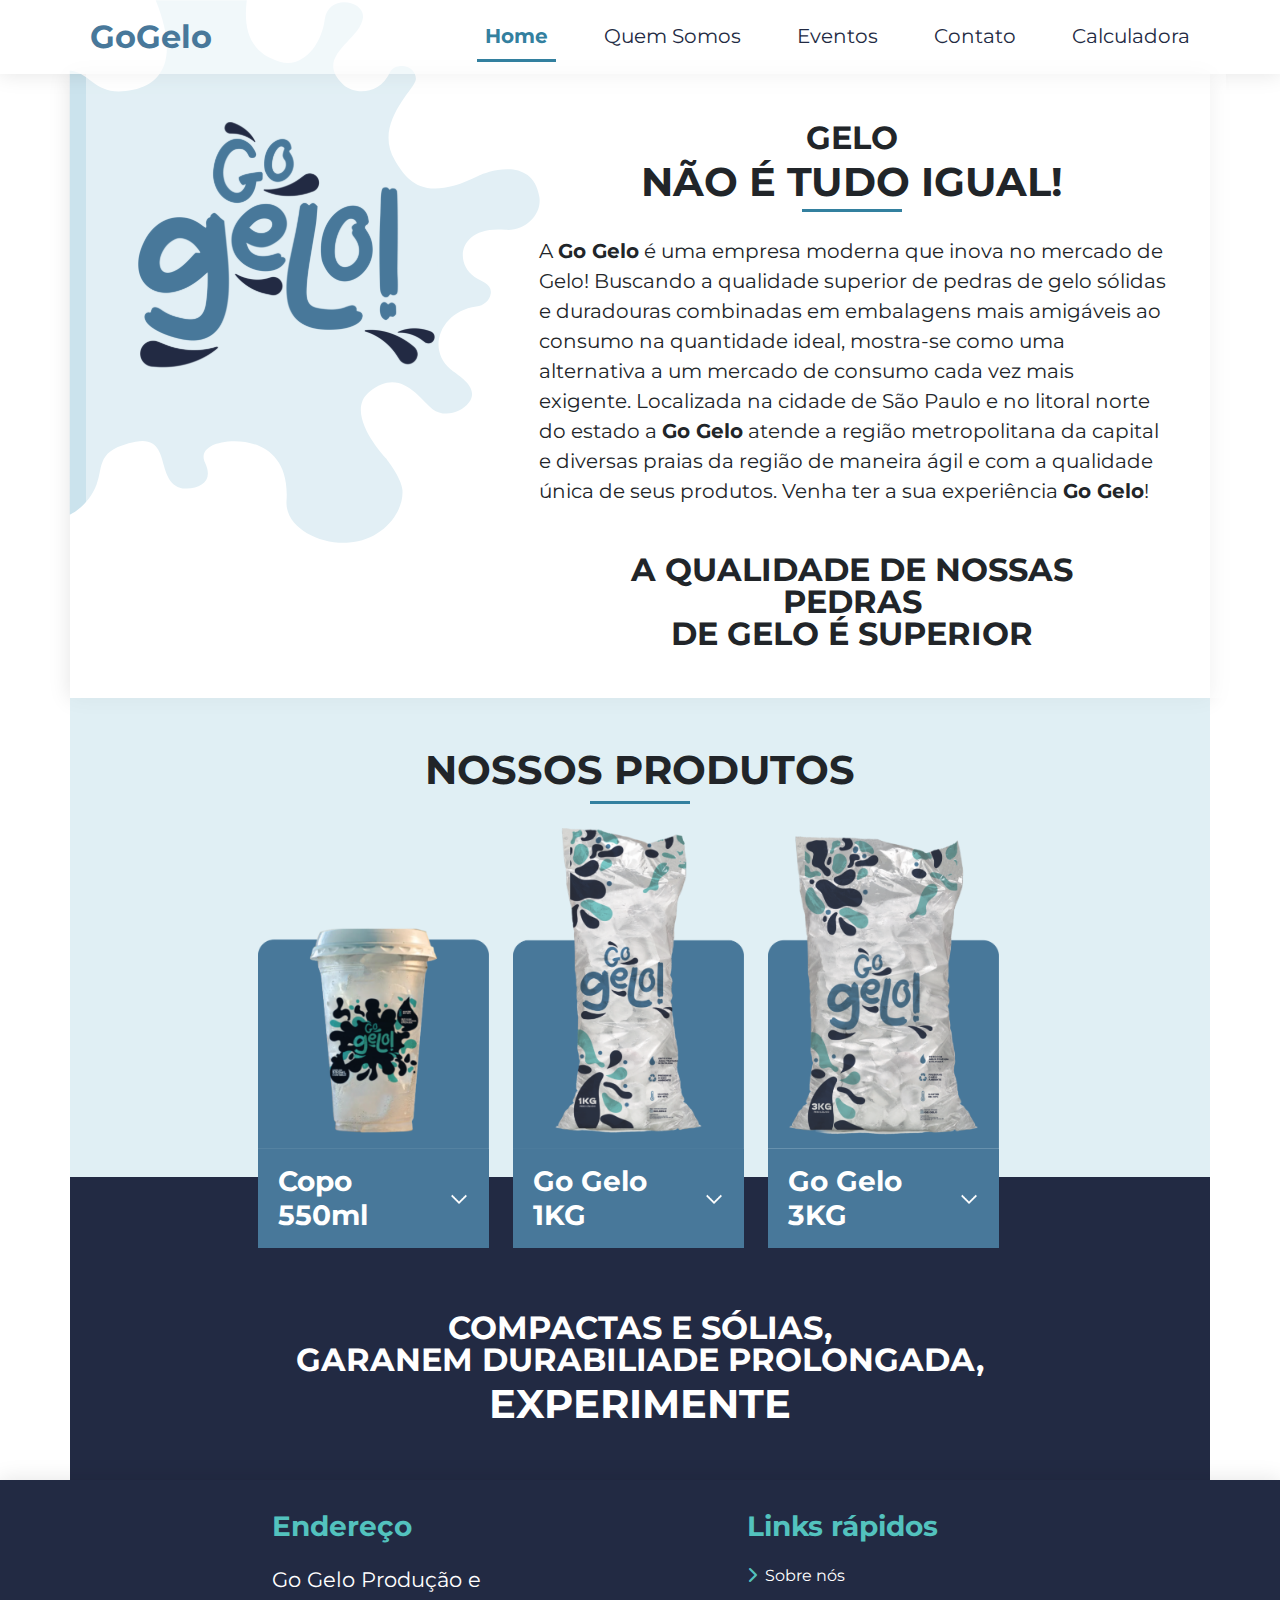
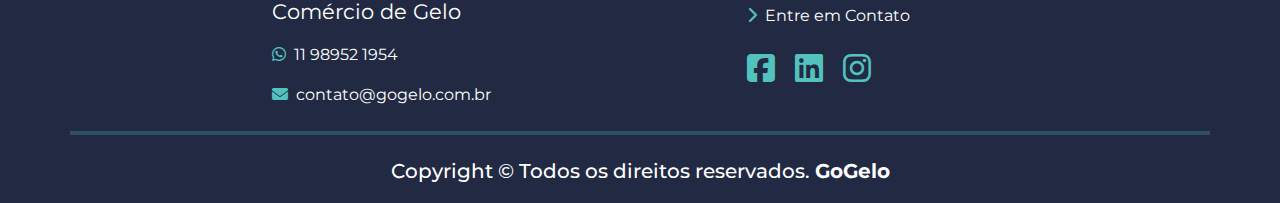
<file: index.html>
<!DOCTYPE html>
<html lang="br">

<head>
    <meta charset="UTF-8">
    <meta name="viewport" content="width=device-width, initial-scale=1.0">
    <!-----icon------>
    <link rel="icon" type="imagem/png" href="assets/img/gelo.svg" />
    <!------imports css------->
    <link rel="stylesheet" href="assets/css/bootstrap.css">
    <link rel="stylesheet" href="assets/css/global.css">
    <link rel="stylesheet" href="assets/css/index.css">
    <!------import icons svg------>
    <link rel="stylesheet" href="https://cdnjs.cloudflare.com/ajax/libs/font-awesome/6.2.0/css/all.min.css" />
    <title>Home</title>
</head>

<body>
    <main class="main">
        <!-- menu -->
        <header class="navbar navbar-expand-lg container-fluid header z-2">
            <div class="container">
                <a class="navbar-brand fw-bold fs-2 ms-2 z-3 text-logo" href="index.html">GoGelo</a>
                <button class="navbar-toggler" type="button" data-bs-toggle="collapse"
                    data-bs-target="#navbarNavAltMarkup" aria-controls="navbarNavAltMarkup" aria-expanded="false"
                    aria-label="Toggle navigation">
                    <span class="navbar-toggler-icon"></span>
                </button>
                <div class="collapse navbar-collapse" id="navbarNavAltMarkup">
                    <div class="navbar-nav ms-auto">
                        <a class="nav-link active" aria-current="page" href="index.html">Home</a>
                        <a class="nav-link" href="quemsomos.html">Quem Somos</a>
                        <a class="nav-link" href="eventos.html">Eventos</a>
                        <a class="nav-link" href="contato.html">Contato</a>
                        <a class="nav-link" href="calculadora.html">Calculadora</a>
                    </div>
                </div>
            </div>
        </header>
        <!-- sessão 1 -->
        <section class="container  white-shadow">
            <div class="row  position-relative">
                <div class="z-1">
                    <img src="assets/img/gelo.svg" class="position-absolute ice" alt="">
                </div>
                <div class="container row justify-content-evenly z-2 white mx-3">
                    <div class="col-lg-4 mt-5">
                        <div class="">
                            <img src="assets/img/logo-1.svg" class="logo">
                        </div>
                    </div>
                    <div class="col-lg-7 me-2">
                        <h2 class="text-uppercase fw-bold lh-1 text-center mt-5">Gelo</h2>
                        <h1 class="text-uppercase fw-bold lh-1 text-center"> não é tudo igual!</h1>
                        <div class="text-justify lh-base fs-5 mt-4">
                            A <strong>Go Gelo</strong> é uma empresa moderna que inova no mercado de
                            Gelo! Buscando a
                            qualidade superior de pedras de gelo sólidas e duradouras combinadas em embalagens mais
                            amigáveis ao consumo na quantidade ideal, mostra-se como uma alternativa a um mercado de
                            consumo cada vez mais exigente.
                            Localizada na cidade de São Paulo e no litoral norte do estado a <strong>Go
                                Gelo</strong>
                            atende
                            a região metropolitana da capital e diversas praias da região de maneira ágil e com a
                            qualidade única de seus produtos.
                            Venha ter a sua experiência <strong>Go Gelo</strong>!
                        </div>
                        <h2 class=" text-uppercase fw-bold text-center m-5 lh-1">A QUALIDADE DE NOSSAS PEDRAS
                            <br>DE GELO É SUPERIOR
                        </h2>
                    </div>
                </div>

            </div>
        </section>
        <!-- sessão 2 -->
        <section class="container-fluid details">
            <div class="container blue p-5 position-relative">
                <h1 class="text-uppercase fw-bold text-center">Nossos Produtos</h1>
                <div class="row mt-4 container justify-content-center align-items-end">
                    <!-- card 1 -->
                    <div class="col-xl-3 z-2 card-box">
                        <div class="card bg-transparent border-0 position-relative">
                            <img src="assets/img/Gelo_Copo.png">
                        </div>
                        <div class="accordion accordion-flush" id="accordionFlushExample">
                            <div class="accordion-item">
                                <h2 class="accordion-header" id="flush-headingOne">
                                    <button class="accordion-button fw-bold fs-3 collapsed" type="button"
                                        data-bs-toggle="collapse" data-bs-target="#flush-collapseOne"
                                        aria-expanded="false" aria-controls="flush-collapseOne">
                                        Copo 550ml
                                    </button>
                                </h2>
                                <div id="flush-collapseOne" class="accordion-collapse collapse"
                                    aria-labelledby="flush-headingOne" data-bs-parent="#accordionFlushExample">
                                    <div class="accordion-body fs-5 text-center fw-bold">
                                        Na medida certa para gelar a sua
                                        bebida na hora. Embalado em
                                        copo resistente e lacrado com a
                                        qualidade Go Gelo.</div>
                                </div>
                            </div>
                        </div>
                    </div>
                    <!-- card 2 -->
                    <div class="col-xl-3 z-2 card-box">
                        <div class="card bg-transparent border-0">
                            <img src="assets/img/Gelo_1K.png">
                        </div>
                        <div class="accordion accordion-flush" id="accordionFlushExample">
                            <div class="accordion-item">
                                <h2 class="accordion-header" id="flush-headingTwo">
                                    <button class="accordion-button fw-bold fs-3 collapsed" type="button"
                                        data-bs-toggle="collapse" data-bs-target="#flush-collapseTwo"
                                        aria-expanded="false" aria-controls="flush-collapseTwo">
                                        Go Gelo 1KG
                                    </button>
                                </h2>
                                <div id="flush-collapseTwo" class="accordion-collapse collapse"
                                    aria-labelledby="flush-headingTwo" data-bs-parent="#accordionFlushExample">
                                    <div class="accordion-body fs-5 text-center fw-bold">Saco ideal para transporte e
                                        armazenamento fácil. Cabe em
                                        qualquer canto de seu congelador!
                                        Seu formato anatômico facilita
                                        carregar para onde quiser e dividir
                                        com seus amigos.</div>
                                </div>
                            </div>
                        </div>
                    </div>
                    <!-- card 3 -->
                    <div class="col-xl-3 z-2 card-box">
                        <div class="card bg-transparent border-0">
                            <img src="assets/img/Gelo_3K.png">
                        </div>
                        <div class="accordion accordion-flush" id="accordionFlushExample">
                            <div class="accordion-item">
                                <h2 class="accordion-header" id="flush-headingThree">
                                    <button class="accordion-button fw-bold fs-3 collapsed" type="button"
                                        data-bs-toggle="collapse" data-bs-target="#flush-collapseThree"
                                        aria-expanded="false" aria-controls="flush-collapseThree">
                                        Go Gelo 3KG
                                    </button>
                                </h2>
                                <div id="flush-collapseThree" class="accordion-collapse collapse"
                                    aria-labelledby="flush-headingThree" data-bs-parent="#accordionFlushExample">
                                    <div class="accordion-body fs-5 text-center fw-bold">
                                        Tradicional saco de gelo de 3 Kg
                                        como você nunca viu. Muitos drinks
                                        e diversos usos no mais puro gelo
                                        com qualidade inédita. Perfeito
                                        também para usar em seu cooler
                                        sem desperdício!</div>
                                </div>
                            </div>
                        </div>
                    </div>
                </div>
            </div>
        </section>
        <!-- sessão 3 -->
        <section class=" titles container text-center pt-3 pb-5 darkblue">
            <h2 class="fw-bold fs-2 lh-1">COMPACTAS E SÓLIAS, <br>GARANEM DURABILIADE PROLONGADA,</h2>
            <h2 class="fw-bold fs-1 lh-1">EXPERIMENTE</h2>
        </section>
    </main>
    <!-- footer -->
    <footer class="footer pt-3 ">
        <div class="container">
            <div class="row text-md-start justify-content-evenly">
                <!-- coluna logo -->
                <!-- <div class="icon col-md-2 mt-3">
                    <img src="assets/img/logo-2.svg" class="" alt="">
                </div> -->
                <!-- coluna endereço -->
                <div class="col-md-3 mt-3">
                    <h3 class="mb-4 fw-bold lh-1">Endereço</h3>
                    <p class="sub-title">Go Gelo Produção e Comércio de Gelo</p>
                    <p><li class="fa-brands fa-whatsapp me-2"></li>11 98952 1954</p>
                    <p><li class="fa-solid fa-envelope me-2"></li>contato@gogelo.com.br</p>
                </div>
                <!--coluna links rápidos-->
                <div class="col-md-3 mt-3">
                    <h3 class="mb-4 fw-bold lh-1">Links rápidos</h3>
                    <p><a href="quemsomos.html" class="text-decoration-none"><i class="fa-solid fa-chevron-right me-2"></i>Sobre nós</a>
                    </p>
                    <p>
                        <a href="contato.html" class="text-decoration-none"><i class="fa-solid fa-chevron-right me-2"></i>Entre em Contato</a>
                    </p>
                    <ul class="list-unstylead list-inline">
                        <li class="list-inline-item">
                            <a href="https://www.facebook.com/profile.php?id=100094426327246"><i class="fa-brands fa-square-facebook fa-2x"></i></a>
                        </li>
                        <li class="list-inline-item">
                            <a href="https://www.linkedin.com/company/go-gelo-produ%C3%A7%C3%A3o-e-com%C3%A9rcio-de-gelo/"><i class="fa-brands fa-linkedin fa-2x m-2"></i></a>
                        </li>
                        <li class="list-inline-item">
                            <a href="https://www.instagram.com/go.gelo/"><i class="fa-brands fa-instagram fa-2x"></i></a>
                        </li>
                    </ul>
                </div>
                <hr class="mt-2">
                <div class="text-center p-2 mb-1">
                    <h5>Copyright &copy; Todos os direitos reservados. <strong>GoGelo</strong></h5>
                </div>
            </div>
        </div>
    </footer>
    <!-- js bootstrap -->
    <script src="https://cdn.jsdelivr.net/npm/bootstrap@5.2.3/dist/js/bootstrap.bundle.min.js"></script>
</body>

</html>
</file>
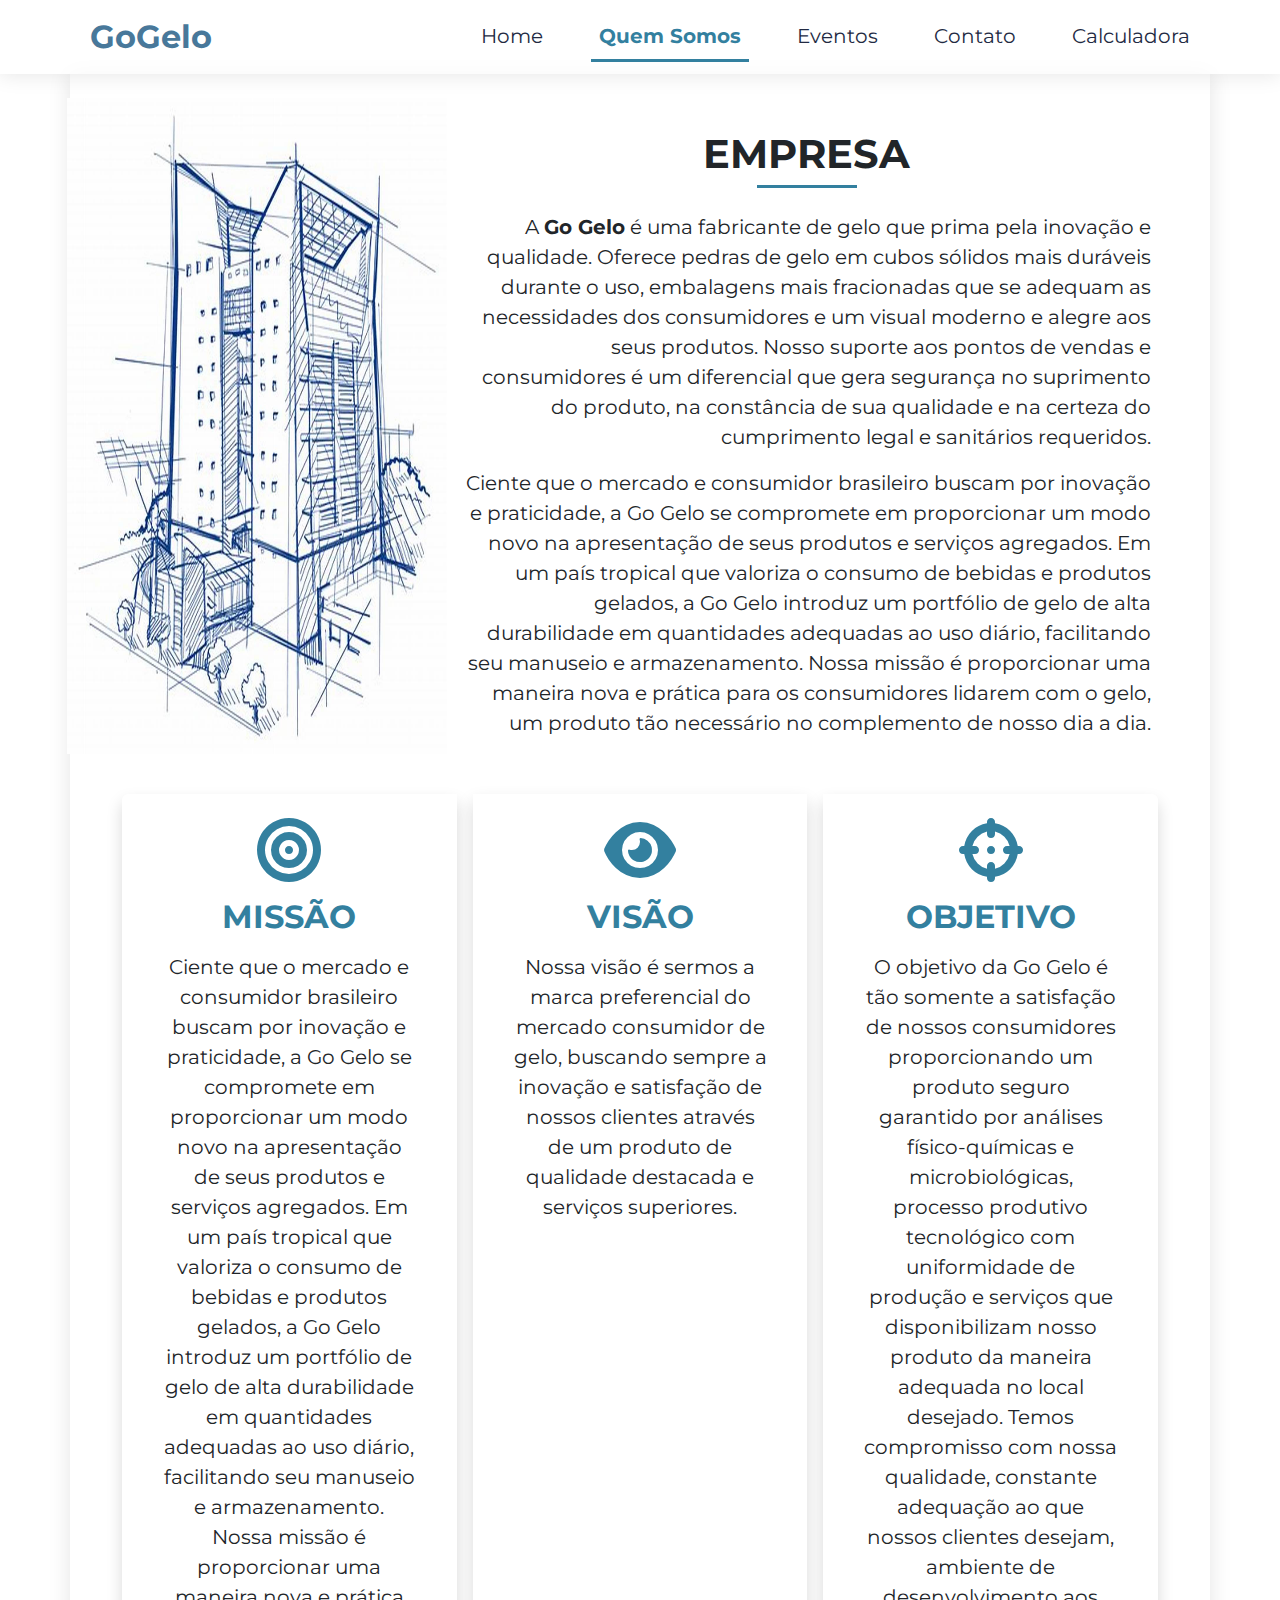
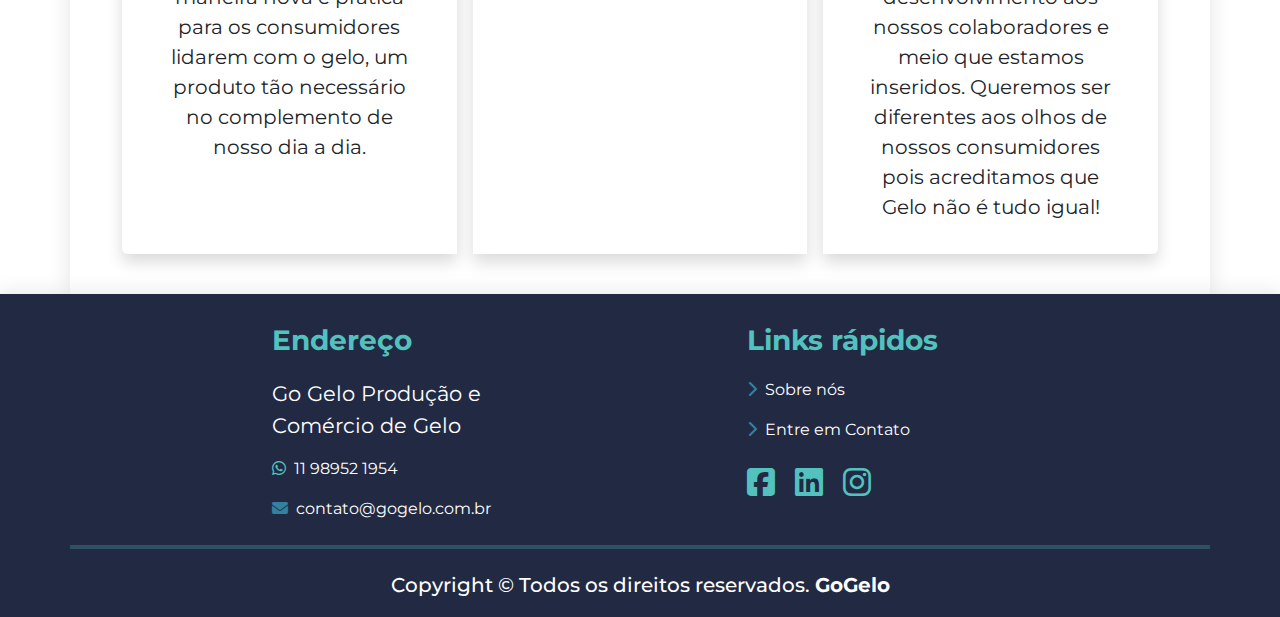
<file: quemsomos.html>
<!DOCTYPE html>
<html lang="br">

<head>
    <meta charset="UTF-8">
    <meta name="viewport" content="width=device-width, initial-scale=1.0">
    <!-----icon------>
    <link rel="icon" type="imagem/png" href="assets/img/gelo.svg" />
    <!------imports css------->
    <link rel="stylesheet" href="assets/css/bootstrap.css">
    <link rel="stylesheet" href="assets/css/global.css">
    <link rel="stylesheet" href="assets/css/quemsomos.css">
    <!------import icons svg------>
    <link rel="stylesheet" href="https://cdnjs.cloudflare.com/ajax/libs/font-awesome/6.2.0/css/all.min.css" />
    <title>Quem Somos</title>
</head>

<body>
    <header class="navbar navbar-expand-lg container-fluid header z-2">
        <div class="container">
            <a class="navbar-brand fw-bold fs-2 ms-2 z-3 text-logo" href="index.html">GoGelo</a>
            <button class="navbar-toggler" type="button" data-bs-toggle="collapse" data-bs-target="#navbarNavAltMarkup"
                aria-controls="navbarNavAltMarkup" aria-expanded="false" aria-label="Toggle navigation">
                <span class="navbar-toggler-icon"></span>
            </button>
            <div class="collapse navbar-collapse" id="navbarNavAltMarkup">
                <div class="navbar-nav ms-auto">
                    <a class="nav-link" aria-current="page" href="index.html">Home</a>
                    <a class="nav-link active" href="quemsomos.html">Quem Somos</a>
                    <a class="nav-link" href="eventos.html">Eventos</a>
                    <a class="nav-link" href="contato.html">Contato</a>
                    <a class="nav-link" href="calculadora.html">Calculadora</a>
                </div>
            </div>
        </div>
    </header>
    <main class="main container white-shadow">
        <!-- sessão 1 -->
        <section class="container">
            <div class="row justify-content-around">
                <div class="col-lg-3 d-flex justify-content-center ms-3 mt-4">
                    <img class="company-img" src="assets/img/empresa.jpg" alt="">
                </div>
                <div class="col-lg-8 pt-2">
                    <h1 class="text-uppercase fw-bold text-center mt-5">Empresa</h1>
                    <div class="about-us mx-3 mt-4">
                        <p class="text-end fs-5">A <strong>Go Gelo</strong> é uma fabricante de gelo que prima pela
                            inovação
                            e qualidade. Oferece pedras de gelo em cubos sólidos mais duráveis
                            durante o uso, embalagens mais fracionadas que se adequam as
                            necessidades dos consumidores e um visual moderno e alegre aos
                            seus produtos. Nosso suporte aos pontos de vendas e consumidores é
                            um diferencial que gera segurança no suprimento do produto, na
                            constância de sua qualidade e na certeza do cumprimento legal e
                            sanitários requeridos.
                        </p>
                        <p class="text-end fs-5">Ciente que o mercado e consumidor brasileiro buscam por inovação e
                            praticidade, a Go Gelo se
                            compromete em proporcionar um modo novo na apresentação de seus produtos e serviços
                            agregados.
                            Em um país tropical que valoriza o consumo de bebidas e produtos gelados, a Go Gelo introduz
                            um
                            portfólio de gelo de alta durabilidade em quantidades adequadas ao uso diário, facilitando
                            seu manuseio e
                            armazenamento. Nossa missão é proporcionar uma maneira nova e prática para os consumidores
                            lidarem
                            com o gelo, um produto tão necessário no complemento de nosso dia a dia.
                        </p>
                    </div>
                </div>
            </div>
        </section>
        <!-- sessão 2 -->
        <section class="card-group gap-3 p-4 mx-3">
            <div class="card shadow border-0 text-center my-3">
                <i class="fa-solid fa-bullseye fa-4x mt-4"></i>
                <div class="card-body">
                    <h2 class="title text-uppercase fw-bold">Missão</h2>
                    <p class="card-text mx-4 my-3 fs-5">
                        Ciente que o mercado e consumidor brasileiro buscam por inovação e praticidade,
                        a Go Gelo se
                        compromete em proporcionar um modo novo na apresentação de seus produtos e serviços agregados.
                        Em um país tropical que valoriza o consumo de bebidas e produtos gelados, a Go Gelo introduz um
                        portfólio de gelo de alta durabilidade em quantidades adequadas ao uso diário, facilitando seu
                        manuseio e
                        armazenamento. Nossa missão é proporcionar uma maneira nova e prática para os consumidores
                        lidarem com o gelo, um produto tão necessário no complemento de nosso dia a dia.
                    </p>
                </div>
            </div>
            <div class="card shadow border-0 text-center my-3">
                <i class="fa-solid fa-eye fa-4x mt-4"></i>
                <div class="card-body">
                    <h2 class="title text-uppercase fw-bold">Visão</h2>
                    <p class="card-text mx-4 my-3 fs-5">
                        Nossa visão é sermos a marca preferencial do mercado
                        consumidor de gelo, buscando sempre a inovação e satisfação
                        de nossos clientes através de um produto de qualidade
                        destacada e serviços superiores.
                    </p>
                </div>
            </div>
            <div class="card shadow border-0 text-center my-3">
                <i class="fa-solid fa-crosshairs fa-4x mt-4"></i>
                <div class="card-body">
                    <h2 class="title text-uppercase fw-bold">Objetivo</h2>
                    <p class="card-text mx-4 my-3 fs-5">
                        O objetivo da Go Gelo é tão somente a satisfação de nossos consumidores proporcionando um
                        produto
                        seguro garantido por análises físico-químicas e microbiológicas, processo produtivo tecnológico
                        com
                        uniformidade de produção e serviços que disponibilizam nosso produto da maneira adequada no
                        local
                        desejado. Temos compromisso com nossa qualidade, constante adequação ao que nossos clientes
                        desejam, ambiente de desenvolvimento aos nossos colaboradores e meio que estamos inseridos.
                        Queremos ser diferentes aos olhos de nossos consumidores pois acreditamos que Gelo não é tudo
                        igual!
                    </p>
                </div>
            </div>
        </section>
    </main>
    <footer class="footer pt-3 ">
        <div class="container">
            <div class="row text-md-start justify-content-evenly">
                <!-- coluna logo -->
                <!-- <div class="icon col-md-2 mt-3">
                    <img src="assets/img/logo-2.svg" class="" alt="">
                </div> -->
                <!-- coluna endereço -->
                <div class="col-md-3 mt-3">
                    <h3 class="mb-4 fw-bold lh-1">Endereço</h3>
                    <p class="sub-title">Go Gelo Produção e Comércio de Gelo</p>
                    <p><li class="fa-brands fa-whatsapp me-2"></li>11 98952 1954</p>
                    <p><li class="fa-solid fa-envelope me-2"></li>contato@gogelo.com.br</p>
                </div>
                <!--coluna links rápidos-->
                <div class="col-md-3 mt-3">
                    <h3 class="mb-4 fw-bold lh-1">Links rápidos</h3>
                    <p><a href="quemsomos.html" class="text-decoration-none"><i class="fa-solid fa-chevron-right me-2"></i>Sobre nós</a>
                    </p>
                    <p>
                        <a href="contato.html" class="text-decoration-none"><i class="fa-solid fa-chevron-right me-2"></i>Entre em Contato</a>
                    </p>
                    <ul class="list-unstylead list-inline">
                        <li class="list-inline-item">
                            <a href="https://www.facebook.com/profile.php?id=100094426327246"><i class="fa-brands fa-square-facebook fa-2x"></i></a>
                        </li>
                        <li class="list-inline-item">
                            <a href="https://www.linkedin.com/company/go-gelo-produ%C3%A7%C3%A3o-e-com%C3%A9rcio-de-gelo/"><i class="fa-brands fa-linkedin fa-2x m-2"></i></a>
                        </li>
                        <li class="list-inline-item">
                            <a href="https://www.instagram.com/go.gelo/"><i class="fa-brands fa-instagram fa-2x"></i></a>
                        </li>
                    </ul>
                </div>
                <hr class="mt-2">
                <div class="text-center p-2 mb-1">
                    <h5>Copyright &copy; Todos os direitos reservados. <strong>GoGelo</strong></h5>
                </div>
            </div>
        </div>
    </footer>
    <!-- js bootstrap -->
    <script src="https://cdn.jsdelivr.net/npm/bootstrap@5.2.3/dist/js/bootstrap.bundle.min.js"></script>
</body>

</html>
</file>
<file: assets/css/global.css>
@import url("https://fonts.googleapis.com/css2?family=Montserrat:wght@400;600;700&display=swap");

* {
    padding: 0;
    margin: 0;
    border: 0;
    box-sizing: border-box;
    font-family: "Montserrat", sans-serif;
    scroll-behavior: smooth;
}

:root {
    --darkblue: #222A43;
    --bluepen: #48789A;
    --blue: #33809F;
    --blueice: #53C2BE;
    --lightblue: #CBE4ED;
    --grey: #ADB5BD;
    --lightgrey: #FAFAFA;
    --white: #FFFFFF;
    --tran-02: all 0.2s ease;
    --tran-03: all 0.3s ease;
    --tran-04: all 0.4s ease;
    --tran-05: all 0.5s ease;
    --tran-06: all 0.6s ease;
    --tran-07: all 0.7s ease;
    --shadow: 0 0 20px 1px rgb(0 0 0 / 10%);
}

h1 {
    margin-bottom: 10px;
    padding-bottom: 10px;
    position: relative;
}

h1:after {
    content: "";
    position: absolute;
    display: block;
    width: 100px;
    height: 3px;
    background: var(--blue);
    left: 0;
    right: 0;
    bottom: 0;
    margin: auto;
}

/* backgrounds body */
.white-shadow {
    background: #ffffff70;
    box-shadow: var(--shadow);
}

.white {
    background: #ffffff70;
}

/* backgrounds section-2 main page */
.blue {
    background: #cbe4ed98;
}

/* backgrounds footer */
.darkblue {
    background-color: var(--darkblue);
}

/* header */
.header {
    background: #ffffffbb;
    box-shadow: var(--shadow);
}

.text-logo {
    color: var(--bluepen);
}

.nav-link {
    margin-left: 40px;
    font-size: 20px;
    color: var(--darkblue);
}

.navbar-nav .nav-link.active {
    font-weight: bold;
    color: var(--blue);
    border-bottom: 3px solid var(--blue);
}

/* footer */
.footer .icon {
    height: 10px;
}

.footer {
    background: var(--darkblue);
    color: var(--white);
    list-style: none;
    box-shadow: var(--shadow);
}

.footer h3 {
    color: var(--blueice);
}

.sub-title {
    font-size: 21px;
}

hr {
    color: var(--blueice);
    border: 2px solid var(--blueice);
}

.fa-brands,
.fa-solid {
    color: var(--blueice);
}

a {
    color: var(--white);
}
</file>
<file: assets/css/index.css>
.logo {
    width: 300px;
}

.ice {
    top: -364px;
    left: -162px;
}

.accordion-body {
    color: var(--blue);
}

.accordion-button {
    color: var(--white) !important;
    border-color: var(--white);
    background: var(--bluepen) !important;
}

.accordion-button::after {
    content: "";
    background-image: url('../img/arrow-down.png') !important;
}

.accordion-button:active,
.accordion-button:focus {
    border: none !important;
}

.blue:after {
    content: "";
    position: absolute;
    bottom: 0;
    left: 0;
    right: 0;
    height: calc(20%);
    background-color: var(--darkblue);
}

.titles {
    color: var(--white);
}
</file>
<file: assets/css/quemsomos.css>
.company-img {
    width: 380px;
}

.fa-solid {
    color: var(--blue);
}

.title {
    color: var(--blue);
}
</file>
